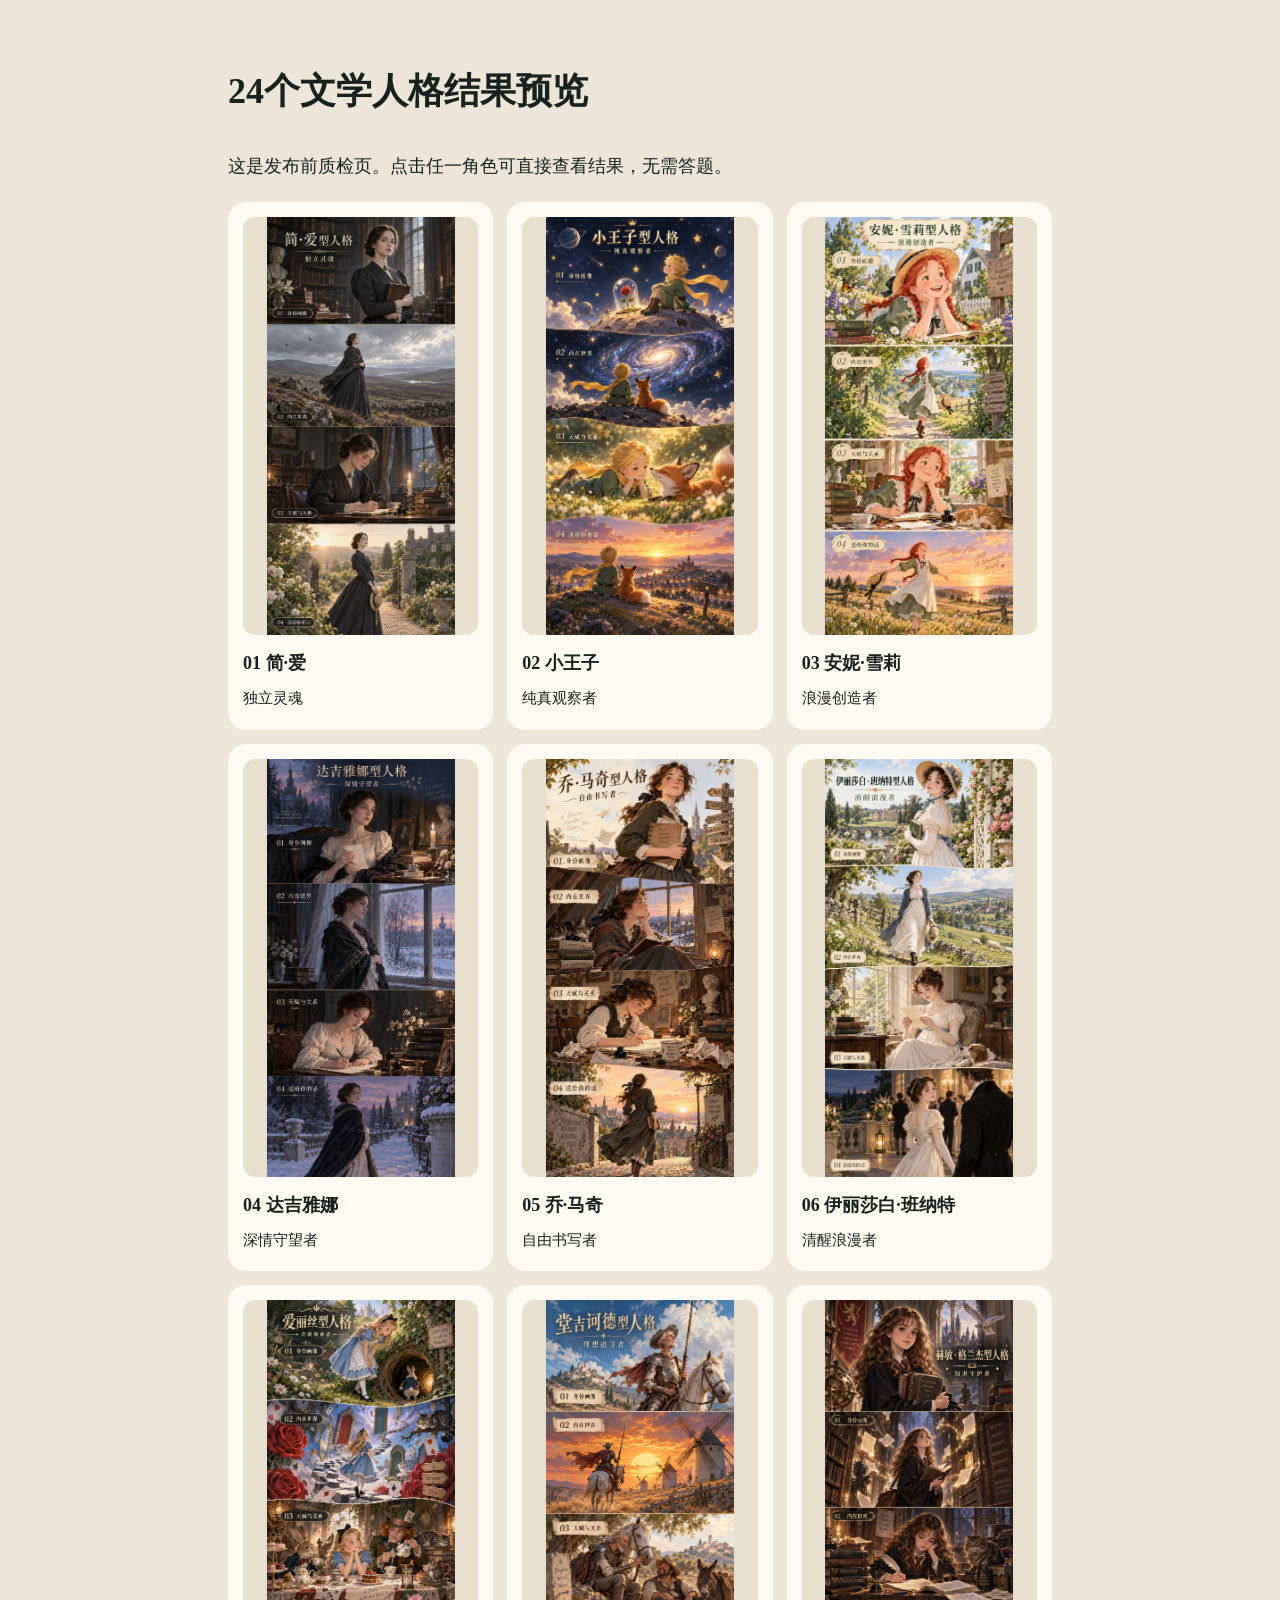
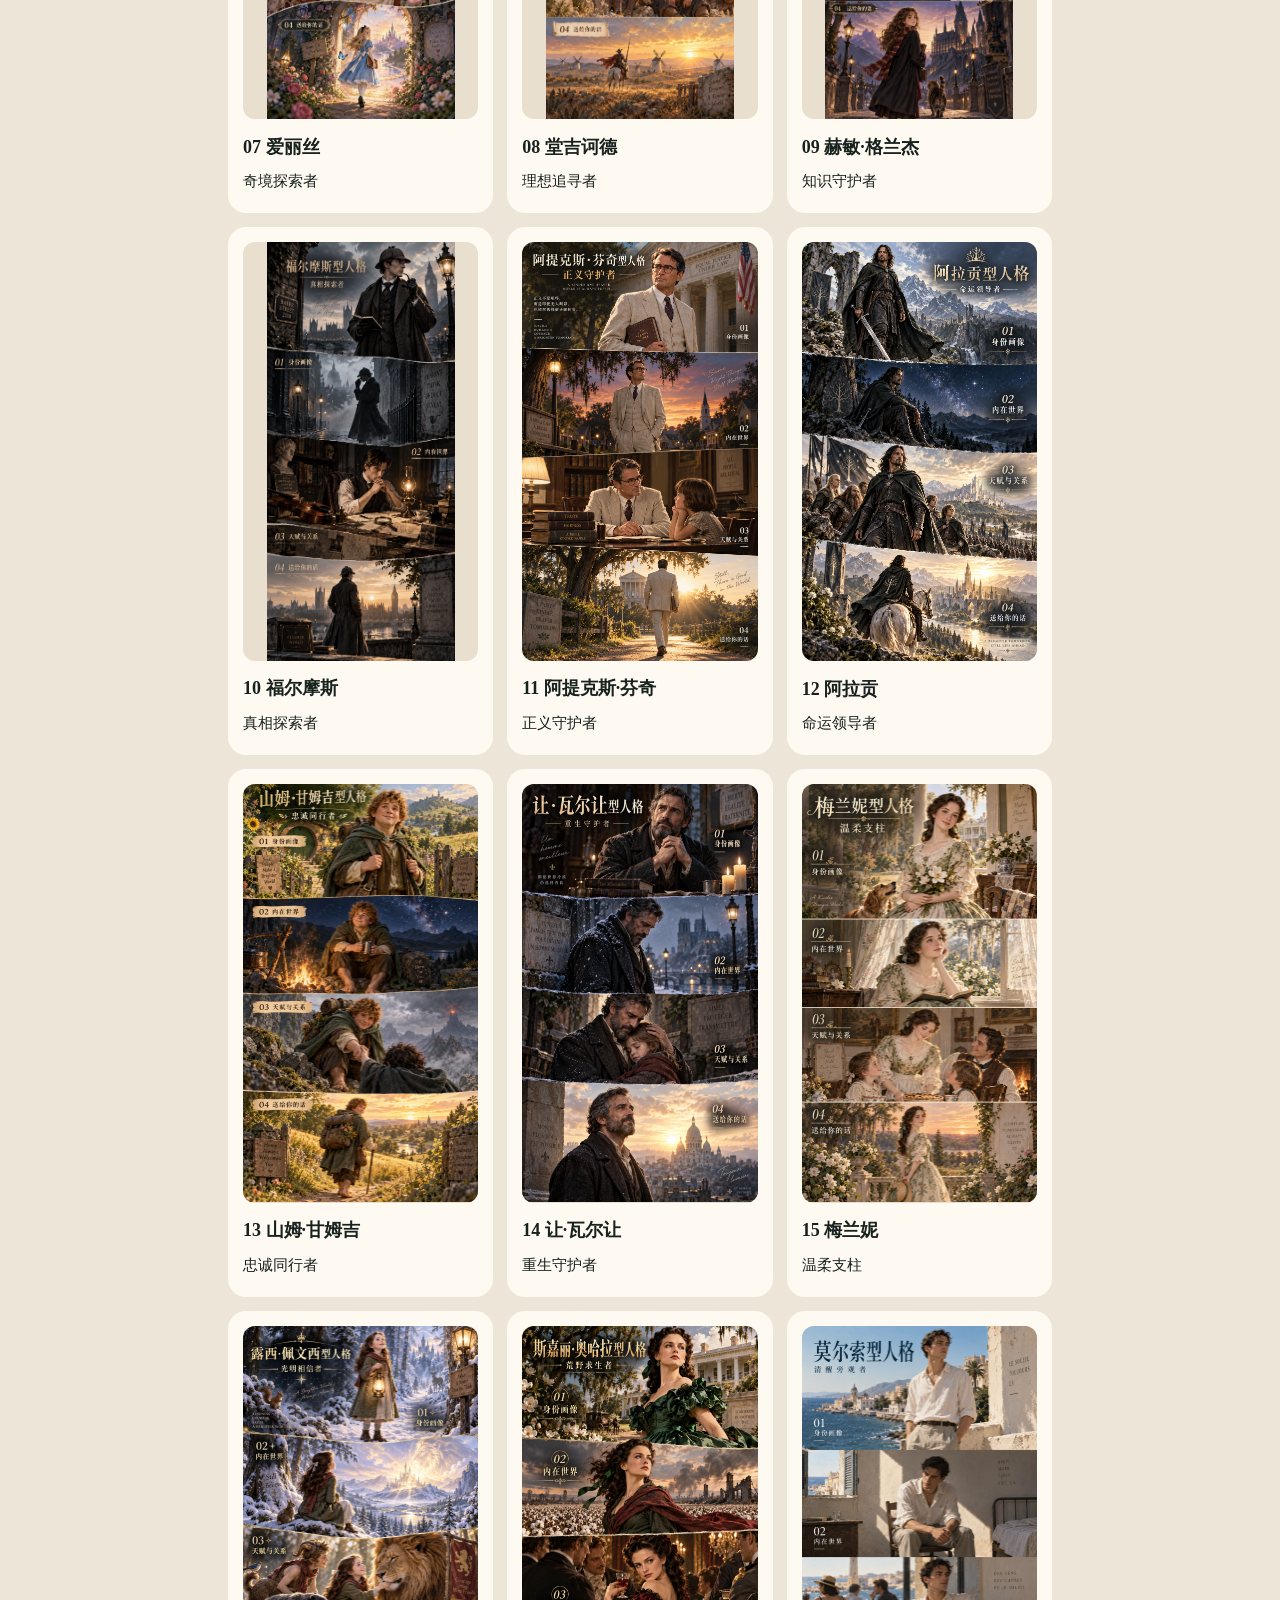
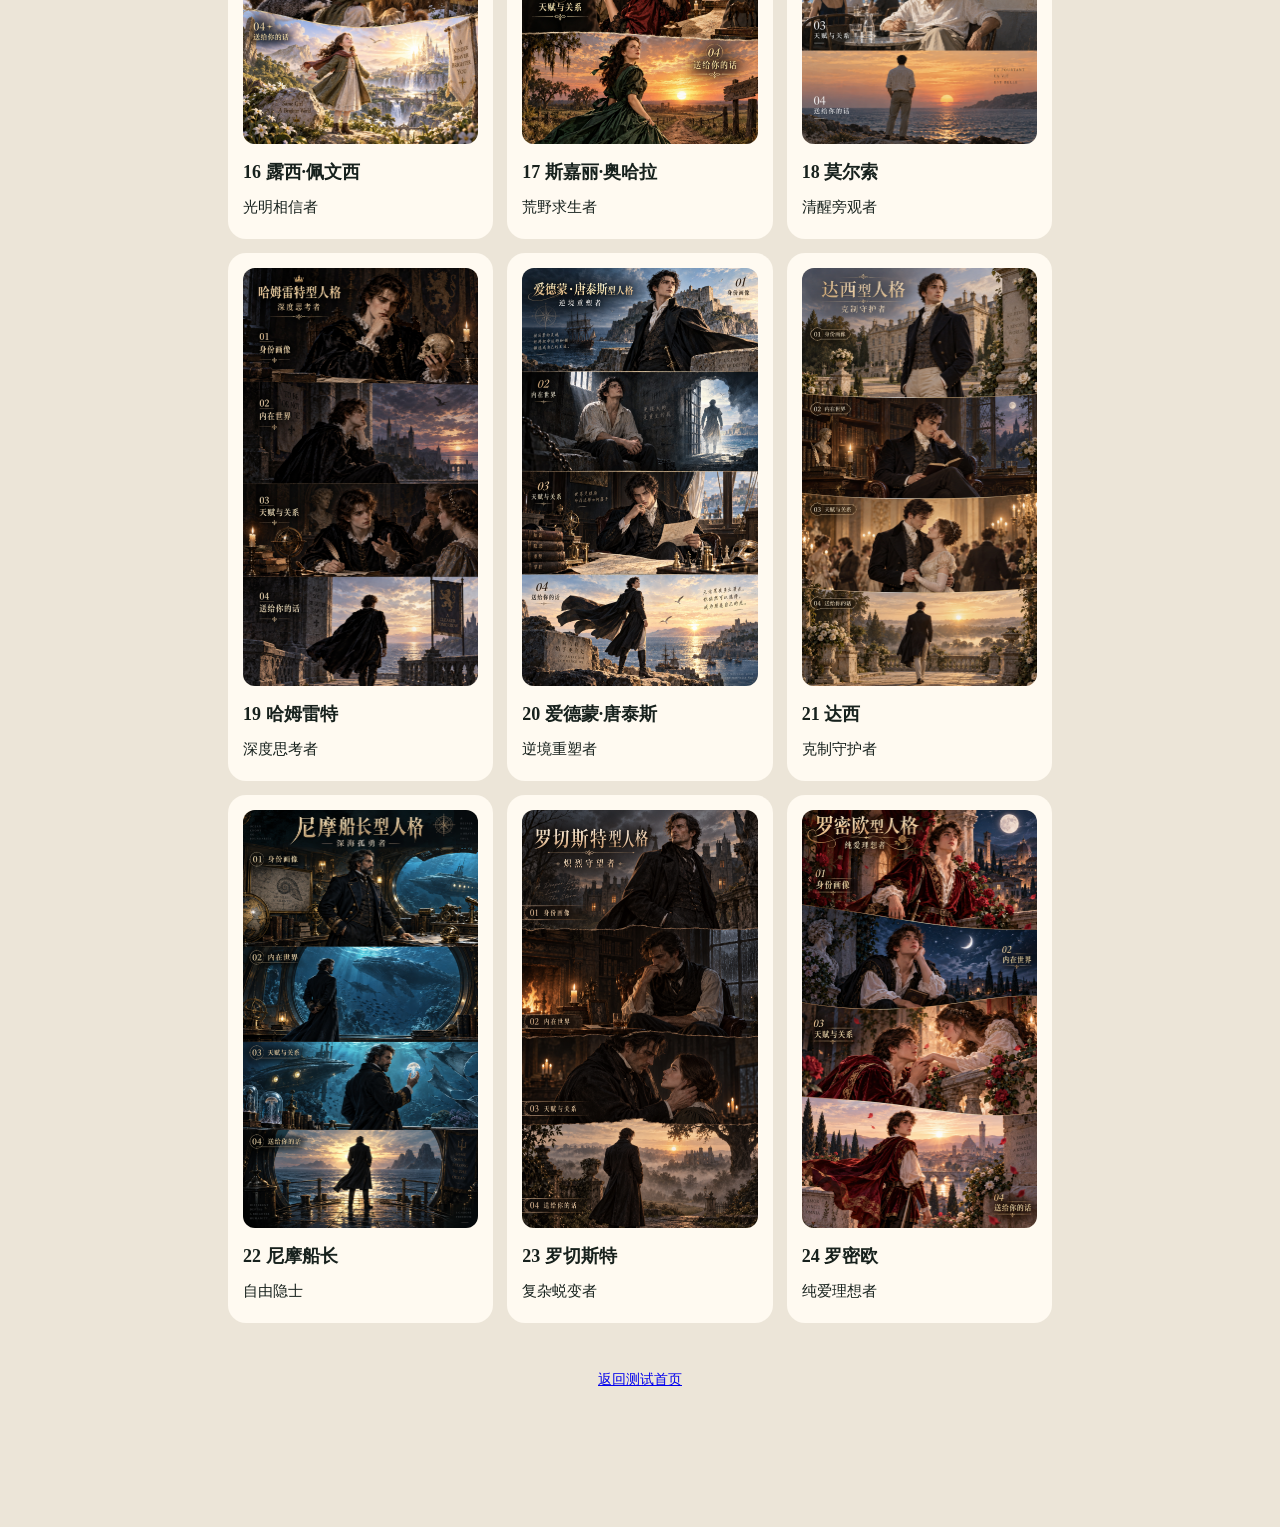
<file: preview.html>
<!doctype html><html lang="zh-CN"><head><meta charset="utf-8"><meta name="viewport" content="width=device-width,initial-scale=1"><title>24角色预览｜书中人</title><link rel="stylesheet" href="style.css?v=8.6"></head><body><div class="wrap"><h1>24个文学人格结果预览</h1><p>这是发布前质检页。点击任一角色可直接查看结果，无需答题。</p><div class="preview-grid"><a class="preview-item" href="index.html?role=1"><img src="assets/posters/01.png"><b>01 简·爱</b><br><small>独立灵魂</small></a><a class="preview-item" href="index.html?role=2"><img src="assets/posters/02.png"><b>02 小王子</b><br><small>纯真观察者</small></a><a class="preview-item" href="index.html?role=3"><img src="assets/posters/03.png"><b>03 安妮·雪莉</b><br><small>浪漫创造者</small></a><a class="preview-item" href="index.html?role=4"><img src="assets/posters/04.png"><b>04 达吉雅娜</b><br><small>深情守望者</small></a><a class="preview-item" href="index.html?role=5"><img src="assets/posters/05.png"><b>05 乔·马奇</b><br><small>自由书写者</small></a><a class="preview-item" href="index.html?role=6"><img src="assets/posters/06.png"><b>06 伊丽莎白·班纳特</b><br><small>清醒浪漫者</small></a><a class="preview-item" href="index.html?role=7"><img src="assets/posters/07.png"><b>07 爱丽丝</b><br><small>奇境探索者</small></a><a class="preview-item" href="index.html?role=8"><img src="assets/posters/08.png"><b>08 堂吉诃德</b><br><small>理想追寻者</small></a><a class="preview-item" href="index.html?role=9"><img src="assets/posters/09.png"><b>09 赫敏·格兰杰</b><br><small>知识守护者</small></a><a class="preview-item" href="index.html?role=10"><img src="assets/posters/10.png"><b>10 福尔摩斯</b><br><small>真相探索者</small></a><a class="preview-item" href="index.html?role=11"><img src="assets/posters/11.png"><b>11 阿提克斯·芬奇</b><br><small>正义守护者</small></a><a class="preview-item" href="index.html?role=12"><img src="assets/posters/12.png"><b>12 阿拉贡</b><br><small>命运领导者</small></a><a class="preview-item" href="index.html?role=13"><img src="assets/posters/13.png"><b>13 山姆·甘姆吉</b><br><small>忠诚同行者</small></a><a class="preview-item" href="index.html?role=14"><img src="assets/posters/14.png"><b>14 让·瓦尔让</b><br><small>重生守护者</small></a><a class="preview-item" href="index.html?role=15"><img src="assets/posters/15.png"><b>15 梅兰妮</b><br><small>温柔支柱</small></a><a class="preview-item" href="index.html?role=16"><img src="assets/posters/16.png"><b>16 露西·佩文西</b><br><small>光明相信者</small></a><a class="preview-item" href="index.html?role=17"><img src="assets/posters/17.png"><b>17 斯嘉丽·奥哈拉</b><br><small>荒野求生者</small></a><a class="preview-item" href="index.html?role=18"><img src="assets/posters/18.png"><b>18 莫尔索</b><br><small>清醒旁观者</small></a><a class="preview-item" href="index.html?role=19"><img src="assets/posters/19.png"><b>19 哈姆雷特</b><br><small>深度思考者</small></a><a class="preview-item" href="index.html?role=20"><img src="assets/posters/20.png"><b>20 爱德蒙·唐泰斯</b><br><small>逆境重塑者</small></a><a class="preview-item" href="index.html?role=21"><img src="assets/posters/21.png"><b>21 达西</b><br><small>克制守护者</small></a><a class="preview-item" href="index.html?role=22"><img src="assets/posters/22.png"><b>22 尼摩船长</b><br><small>自由隐士</small></a><a class="preview-item" href="index.html?role=23"><img src="assets/posters/23.png"><b>23 罗切斯特</b><br><small>复杂蜕变者</small></a><a class="preview-item" href="index.html?role=24"><img src="assets/posters/24.png"><b>24 罗密欧</b><br><small>纯爱理想者</small></a></div><p class="footer"><a href="index.html">返回测试首页</a></p></div></body></html>
</file>
<file: style.css>
:root{
  --ink:#17211d;--paper:#f4efe6;--cream:#fffaf1;--gold:#a77a31;--gold2:#c49a5a;
  --deep:#111a17;--deep2:#1d2e27;--muted:#6e746f;--line:#d9cdb9;
  --shadow:0 18px 50px rgba(17,26,23,.14);--shadow-soft:0 10px 32px rgba(17,26,23,.09)
}
*{box-sizing:border-box}
html{scroll-behavior:smooth}
body{margin:0;font-family:"Noto Serif SC","Songti SC","STSong","SimSun",serif;color:var(--ink);background:#ece5d8;line-height:1.75;-webkit-font-smoothing:antialiased}
button,input{font:inherit}.app{min-height:100vh}.screen{display:none;min-height:100vh}.screen.active{display:block}.wrap{width:min(760px,100%);margin:auto;padding:26px 18px 70px}
.hero{min-height:100vh;background:linear-gradient(180deg,rgba(9,15,13,.12),rgba(9,15,13,.9)),url('assets/ui/cover_v2.webp') center 58%/cover no-repeat;display:flex;align-items:flex-end;color:#fff;position:relative}
.hero:after{content:"";position:absolute;inset:0;background:radial-gradient(circle at 50% 20%,transparent 10%,rgba(5,10,8,.25) 80%);pointer-events:none}
.hero-wrap{position:relative;z-index:1;padding-bottom:10vh}.eyebrow{font-size:12px;letter-spacing:.25em;opacity:.82}.hero h1{font-size:clamp(42px,10vw,76px);line-height:1.04;margin:.22em 0;text-shadow:0 3px 20px rgba(0,0,0,.24)}.hero p{max-width:540px;font-size:17px;opacity:.94}.hero-actions{display:flex;gap:10px;flex-wrap:wrap;margin-top:24px}.hero-foot{font-size:12px;letter-spacing:.08em;opacity:.72;margin-top:18px}
.btn{border:0;border-radius:999px;padding:14px 24px;background:var(--deep);color:#fff;cursor:pointer;box-shadow:0 8px 24px rgba(0,0,0,.16);transition:transform .2s,box-shadow .2s,filter .2s}.btn:hover{transform:translateY(-1px);box-shadow:0 12px 28px rgba(0,0,0,.18)}.btn:active{transform:translateY(0)}.btn.gold{background:linear-gradient(135deg,#c49a5a,#98702f)}.btn.ghost{background:rgba(255,255,255,.04);color:inherit;border:1px solid currentColor;box-shadow:none}.dark-ghost{color:#17211d!important;background:transparent!important}.btn.wide{width:100%}
.card{background:rgba(255,250,241,.96);border:1px solid rgba(167,122,49,.18);border-radius:24px;padding:24px;box-shadow:var(--shadow)}.intro-card{margin-top:8vh}.prompt-list{display:grid;gap:12px;margin-top:22px}.prompt{padding:18px;border:1px solid var(--line);background:#fffdf8;border-radius:16px;text-align:left;cursor:pointer;color:var(--ink);transition:.18s}.prompt:hover,.prompt.selected{border-color:var(--gold);background:#fff8e9;transform:translateY(-1px)}
.topbar{position:sticky;top:0;z-index:5;background:rgba(244,239,230,.94);backdrop-filter:blur(12px);border-bottom:1px solid #ded4c3}.topbar .inner{max-width:760px;margin:auto;padding:10px 18px;display:flex;gap:12px;align-items:center}.progress{height:7px;background:#ded6c8;border-radius:999px;overflow:hidden;flex:1}.progress>i{display:block;height:100%;background:linear-gradient(90deg,#9b7130,#c69b5a);width:0;transition:.3s}.qnum{font-size:12px;color:var(--muted);min-width:52px}.question-card{margin-top:42px;padding:30px 24px;position:relative}.chapter{font-size:12px;letter-spacing:.2em;color:var(--gold);text-transform:uppercase}.chapter.light{color:#e7cca0}.question-kicker{font-size:13px;color:#8a795e;margin-top:10px}.question-card h2{font-size:28px;line-height:1.45;margin:8px 0 24px}.text-back{border:0;background:none;padding:0;color:#8a795e;cursor:pointer;margin-bottom:16px;display:none}.scale{display:grid;gap:10px}.scale button{padding:15px 16px;border:1px solid var(--line);background:#fff;border-radius:14px;text-align:left;cursor:pointer;color:var(--ink);transition:.15s}.scale button:hover{border-color:var(--gold);background:#fff8e9;transform:translateX(2px)}.hint{font-size:13px;color:#777;margin-top:20px}.clarify-card{margin-top:10vh}
.result-hero{background:radial-gradient(circle at 80% 10%,rgba(196,154,90,.15),transparent 25%),linear-gradient(135deg,#13211d,#253b31);color:#fff;border-radius:28px;padding:30px;margin:20px 0;box-shadow:var(--shadow);position:relative;overflow:hidden}.result-hero:after{content:'BOOK PERSONA';position:absolute;right:-30px;bottom:-12px;font-size:48px;opacity:.04;letter-spacing:.08em}.result-hero h1{font-size:40px;line-height:1.15;margin:8px 0}.result-hero .subtitle{color:#e3c78e;font-size:20px}.persona-id{font-size:11px;letter-spacing:.18em;color:#dbc089;margin-bottom:3px}.chips{display:flex;flex-wrap:wrap;gap:8px;margin:16px 0}.chip{padding:5px 10px;border:1px solid rgba(255,255,255,.25);border-radius:999px;font-size:13px;background:rgba(255,255,255,.03)}.match-meta{display:flex;flex-wrap:wrap;gap:8px;margin-top:14px}.match-meta span{font-size:12px;border:1px solid rgba(255,255,255,.2);border-radius:999px;padding:5px 9px;opacity:.86}
.identity-note{background:#f7f0e4;border:1px solid #dfd2bd;border-radius:20px;padding:20px 20px 16px;margin:18px 0;box-shadow:var(--shadow-soft)}.identity-note-label,.section-label{font-size:10px;letter-spacing:.22em;color:#9a7235}.identity-note blockquote{font-size:20px;line-height:1.65;margin:10px 0 0;font-weight:600}
.scorebox{background:#fffaf1;border-radius:24px;padding:22px;margin:18px 0;box-shadow:var(--shadow-soft)}.scorebox h2{margin-top:4px}.radar{width:100%;max-width:330px;display:block;margin:0 auto}.score-legend{display:grid;grid-template-columns:1fr 1fr;gap:9px;margin-top:14px}.score-row{font-size:13px}.bar{height:7px;background:#e5ddcf;border-radius:10px;overflow:hidden}.bar i{display:block;height:100%;background:linear-gradient(90deg,#a77a31,#c79d5d)}
.gallery{margin:32px 0}.gallery h2,.deep-report h2{font-size:29px;margin:4px 0 4px}.gallery>p{color:#777;margin-top:0}.slides{display:flex;gap:14px;overflow-x:auto;scroll-snap-type:x mandatory;padding:6px 2px 16px;overscroll-behavior-x:contain;-webkit-overflow-scrolling:touch}.slides::-webkit-scrollbar{height:5px}.slides::-webkit-scrollbar-thumb{background:#c9b898;border-radius:99px}.slide{min-width:min(88vw,430px);scroll-snap-align:center;aspect-ratio:9/16;border-radius:20px;background:#e9dfcf;display:flex;align-items:center;justify-content:center;overflow:hidden;box-shadow:var(--shadow)}.slide img{width:100%;height:100%;object-fit:contain;display:block;background:#e9dfcf}.dots{text-align:center;color:#a77a31;letter-spacing:.2em}.report-note{font-size:13px;color:#777;border-left:3px solid var(--gold);padding-left:12px}.deep-report{background:#fffaf1;border-radius:24px;padding:24px;margin-top:30px;box-shadow:var(--shadow-soft)}.deep-report h3{margin-top:34px;font-size:23px;line-height:1.45;border-top:1px solid #e2d8c8;padding-top:25px}.deep-report h3:first-of-type{border-top:0;padding-top:0}.deep-report h4{font-size:19px}.deep-report blockquote{margin:18px 0;padding:10px 18px;border-left:3px solid var(--gold);background:#fff6e6}.deep-report ul{padding-left:22px}.deep-report p{color:#29332f}.actions{display:grid;grid-template-columns:1fr 1fr;gap:10px;margin:20px 0}.final-actions{grid-template-columns:1fr}.method{font-size:14px;color:#606863;background:#efe8dc;border-radius:18px;padding:0;margin-top:34px;overflow:hidden}.method summary{cursor:pointer;font-weight:700;padding:18px}.method[open]{padding-bottom:12px}.method[open] summary{border-bottom:1px solid #ded2bf;margin-bottom:12px}.method p{padding:0 18px}.footer{font-size:12px;color:#777;text-align:center;padding:30px 0}
.loading{display:grid;place-items:center;min-height:100vh;background:radial-gradient(circle at 50% 35%,#21342b,#101916 55%);color:#fff;text-align:center}.bookpulse{font-size:64px;animation:pulse 1.3s infinite}@keyframes pulse{50%{transform:scale(1.08);opacity:.7}}.reveal-screen{background:linear-gradient(180deg,#101916,#19251f);color:#fff;min-height:100vh}.reveal-wrap{min-height:100vh;display:grid;place-items:center}.reveal-book{width:min(600px,100%);text-align:center;padding:48px 28px;border:1px solid rgba(228,199,142,.25);border-radius:30px;background:radial-gradient(circle at 50% 10%,rgba(196,154,90,.15),transparent 30%),rgba(255,255,255,.025);box-shadow:0 30px 90px rgba(0,0,0,.28)}.reveal-mark{font-size:48px;color:#d7b576;margin:12px 0}.reveal-book h2{font-size:clamp(34px,8vw,54px);line-height:1.2;margin:14px 0}.reveal-book p{color:#d4d9d5;margin:0 auto 26px;max-width:430px}
.modal{position:fixed;inset:0;background:rgba(0,0,0,.58);display:none;align-items:center;justify-content:center;padding:18px;z-index:20}.modal.open{display:flex}.modal .box{background:#fffaf1;max-width:600px;max-height:80vh;overflow:auto;border-radius:22px;padding:24px;box-shadow:0 30px 90px rgba(0,0,0,.28)}.close{float:right;border:0;background:none;font-size:26px;cursor:pointer}.preview-grid{display:grid;grid-template-columns:repeat(auto-fill,minmax(210px,1fr));gap:14px}.preview-item{background:#fffaf1;border-radius:18px;padding:15px;text-decoration:none;color:inherit}.preview-item img{width:100%;aspect-ratio:9/16;object-fit:contain;background:#e9dfcf;border-radius:12px}.lowinfo-card{margin-top:12vh;text-align:center}.lowinfo-card h2{font-size:30px}
@media(max-width:540px){.wrap{padding-left:14px;padding-right:14px}.hero-wrap{padding-bottom:8vh}.hero-actions .btn{flex:1}.question-card{margin-top:20px}.question-card h2{font-size:24px}.actions{grid-template-columns:1fr}.score-legend{grid-template-columns:1fr}.result-hero h1{font-size:35px}.identity-note blockquote{font-size:18px}.reveal-book{padding:38px 20px}.slide{min-width:89vw}}
/* Screen visibility must override layout display modes. */
.screen.hero,.screen.loading,.screen.reveal-screen{display:none}
.screen.hero.active{display:flex}
.screen.loading.active{display:grid}
.screen.reveal-screen.active{display:block}

/* v8.1 interaction/readability patch — keep all other visual design unchanged */
[hidden]{display:none!important}
body{overflow-x:hidden}

/* Result highlight: one collectible page at a time, never a clipped horizontal strip. */
.result-gallery-first{margin-top:14px}
.gallery-stage{
  display:grid;
  place-items:center;
  width:100%;
  padding:10px 0 4px;
  overflow:visible;
}
.slides{
  display:block;
  width:100%;
  overflow:visible;
  padding:0;
}
.slide{
  min-width:0;
  width:min(100%,460px);
  aspect-ratio:auto;
  margin:0 auto;
  border-radius:20px;
}
.slide img{
  width:100%;
  height:auto;
  max-height:none;
  object-fit:contain;
}
.gallery-controls{
  display:flex;
  align-items:center;
  justify-content:center;
  gap:14px;
  margin:16px auto 4px;
}
.gallery-btn{
  border:1px solid #cdbb9e;
  background:#fffaf1;
  color:var(--ink);
  border-radius:999px;
  padding:11px 18px;
  cursor:pointer;
}
.gallery-btn:hover:not(:disabled){border-color:var(--gold);background:#fff6e7}
.gallery-btn:disabled{opacity:.35;cursor:default}
.slide-count{min-width:56px;text-align:center;color:#7b6d58;font-variant-numeric:tabular-nums}

/* Desktop reading comfort. Mobile sizes remain unchanged. */
@media(min-width:900px){
  body{font-size:19px;line-height:1.88}
  .wrap{width:min(880px,100%);padding:34px 28px 90px}
  .hero p{font-size:19px;max-width:620px}
  .hero-foot,.chapter,.question-kicker,.hint,.report-note{font-size:14px}
  .btn{font-size:17px;padding:15px 26px}
  .question-card{padding:34px 32px}
  .question-card h2{font-size:32px}
  .scale button,.prompt{font-size:18px}
  .result-hero h1{font-size:46px}
  .result-hero .subtitle{font-size:23px}
  .result-hero p{font-size:18px}
  .identity-note blockquote{font-size:23px}
  .gallery h2,.deep-report h2{font-size:34px}
  .gallery>p{font-size:17px}
  .deep-report{padding:34px 38px}
  .deep-report h3{font-size:28px}
  .deep-report h4{font-size:22px}
  .deep-report p,.deep-report li{font-size:19px;line-height:1.92}
  .method{font-size:16px}
  .footer{font-size:14px}
  .gallery-stage{min-height:calc(100vh - 190px)}
  .slide{width:auto;max-width:100%}
  .slide img{width:auto;max-width:100%;max-height:calc(100vh - 190px);margin:auto}
}

@media(max-width:540px){
  .gallery-stage{padding-top:4px}
  .slide{width:100%}
  .gallery-controls{position:sticky;bottom:10px;z-index:4;width:max-content;max-width:100%;background:rgba(244,239,230,.94);backdrop-filter:blur(10px);padding:7px 9px;border-radius:999px;box-shadow:0 8px 24px rgba(17,26,23,.12)}
  .gallery-btn{padding:9px 13px;font-size:14px}
}


/* v8.3 long poster result */
.gallery-stage{width:100%;padding:12px 0 6px;}
.slides{display:block;width:100%;padding:0;overflow:visible;}
.poster-card{width:min(100%,760px);margin:0 auto;}
.poster-copy{display:grid;grid-template-columns:1fr 1fr;gap:12px 14px;margin:0 auto 18px;}
.poster-copy-item{background:#fffaf1;border:1px solid #e4d9c6;border-radius:18px;padding:14px 15px 13px;box-shadow:0 8px 24px rgba(17,26,23,.06);}
.poster-copy-title{font-size:12px;letter-spacing:.14em;color:#9a7235;margin-bottom:8px;font-weight:700;}
.poster-copy-item p{margin:0;color:#2d3532;line-height:1.72;font-size:14px;}
.slide.long-poster{min-width:0;width:min(100%,620px);aspect-ratio:auto;margin:0 auto;border-radius:22px;background:#e9dfcf;display:block;overflow:hidden;box-shadow:var(--shadow);}
.slide.long-poster img{width:100%;height:auto;display:block;object-fit:contain;background:#e9dfcf;}
.page-download{display:block;width:max-content;margin:16px auto 0;padding:10px 18px;border:1px solid #cdbb9e;border-radius:999px;color:#6d5735;background:#fffaf1;text-decoration:none;font-size:14px;transition:.18s;}
.page-download:hover{border-color:#a77a31;background:#fff5e4;transform:translateY(-1px);}
@media(max-width:760px){.poster-card{width:100%;}.poster-copy{grid-template-columns:1fr;gap:10px;}.poster-copy-item p{font-size:14px;}.slide.long-poster{width:100%;}}
@media(min-width:960px){.poster-card{width:min(100%,980px);}.poster-copy{grid-template-columns:1fr 1fr;gap:14px 16px;}.poster-copy-item p{font-size:15px;}.slide.long-poster{width:min(100%,700px);}.gallery h2,.deep-report h2{font-size:33px;}.result-hero h1{font-size:66px;}body{font-size:18px;}}


/* v8.4 single lead above long poster */
.poster-copy{display:none !important;}
.poster-copy-single{max-width:760px;margin:0 auto 18px;background:#fffaf1;border:1px solid #e4d9c6;border-radius:18px;padding:16px 18px 15px;box-shadow:0 8px 24px rgba(17,26,23,.06);}
.poster-copy-single p{margin:0;color:#2d3532;line-height:1.78;font-size:15px;}
@media(min-width:960px){.poster-copy-single{max-width:820px;}.poster-copy-single p{font-size:17px;}}


/* v8.5 polish */
.poster-card{width:calc(100vw - 32px);max-width:1160px;margin-left:calc(50% - 50vw + 16px);margin-right:calc(50% - 50vw + 16px);}
.poster-copy-single{max-width:1160px;margin:0 auto 14px;background:transparent;border:none;border-radius:0;padding:0;box-shadow:none;}
.poster-copy-title{font-size:12px;letter-spacing:.14em;color:#9a7235;margin-bottom:8px;font-weight:700;}
.poster-copy-single p{margin:0;color:#2d3532;line-height:1.82;font-size:16px;}
.slide.long-poster{width:100%;max-width:none;margin:0 auto;border-radius:0;background:transparent;display:block;overflow:visible;box-shadow:none;}
.slide.long-poster img{width:100%;height:auto;display:block;object-fit:contain;background:transparent;border-radius:0;}
.page-download{margin:14px auto 0;}
@media(max-width:760px){.poster-card{width:calc(100vw - 24px);margin-left:calc(50% - 50vw + 12px);margin-right:calc(50% - 50vw + 12px);} .poster-copy-single p{font-size:15px;}}
@media(min-width:960px){.poster-copy-single p{font-size:18px;}.poster-card{width:min(100vw - 80px, 1240px);margin-left:calc(50% - min(50vw - 40px, 620px));margin-right:calc(50% - min(50vw - 40px, 620px));}.result-hero{grid-template-columns:minmax(380px,480px) minmax(0,1fr);gap:44px;}.result-hero .cover-card img{width:100%;max-width:460px;}}


/* v8.6 make the lead sentence unmistakable */
.poster-copy-single{display:none !important;}
.poster-lead{
  max-width:1160px;
  margin:0 auto 18px;
  padding:0 0 0 18px;
  border-left:3px solid #b8883a;
  background:transparent;
  color:#1f2a26;
  font-family:"Noto Serif SC","Songti SC","STSong",serif;
  font-size:22px;
  font-weight:600;
  line-height:1.75;
  letter-spacing:.01em;
}
@media(max-width:760px){
  .poster-lead{
    margin:0 0 14px;
    padding-left:14px;
    font-size:18px;
    line-height:1.7;
  }
}
@media(min-width:960px){
  .poster-lead{
    font-size:26px;
    line-height:1.72;
    margin-bottom:20px;
  }
}
</file>
